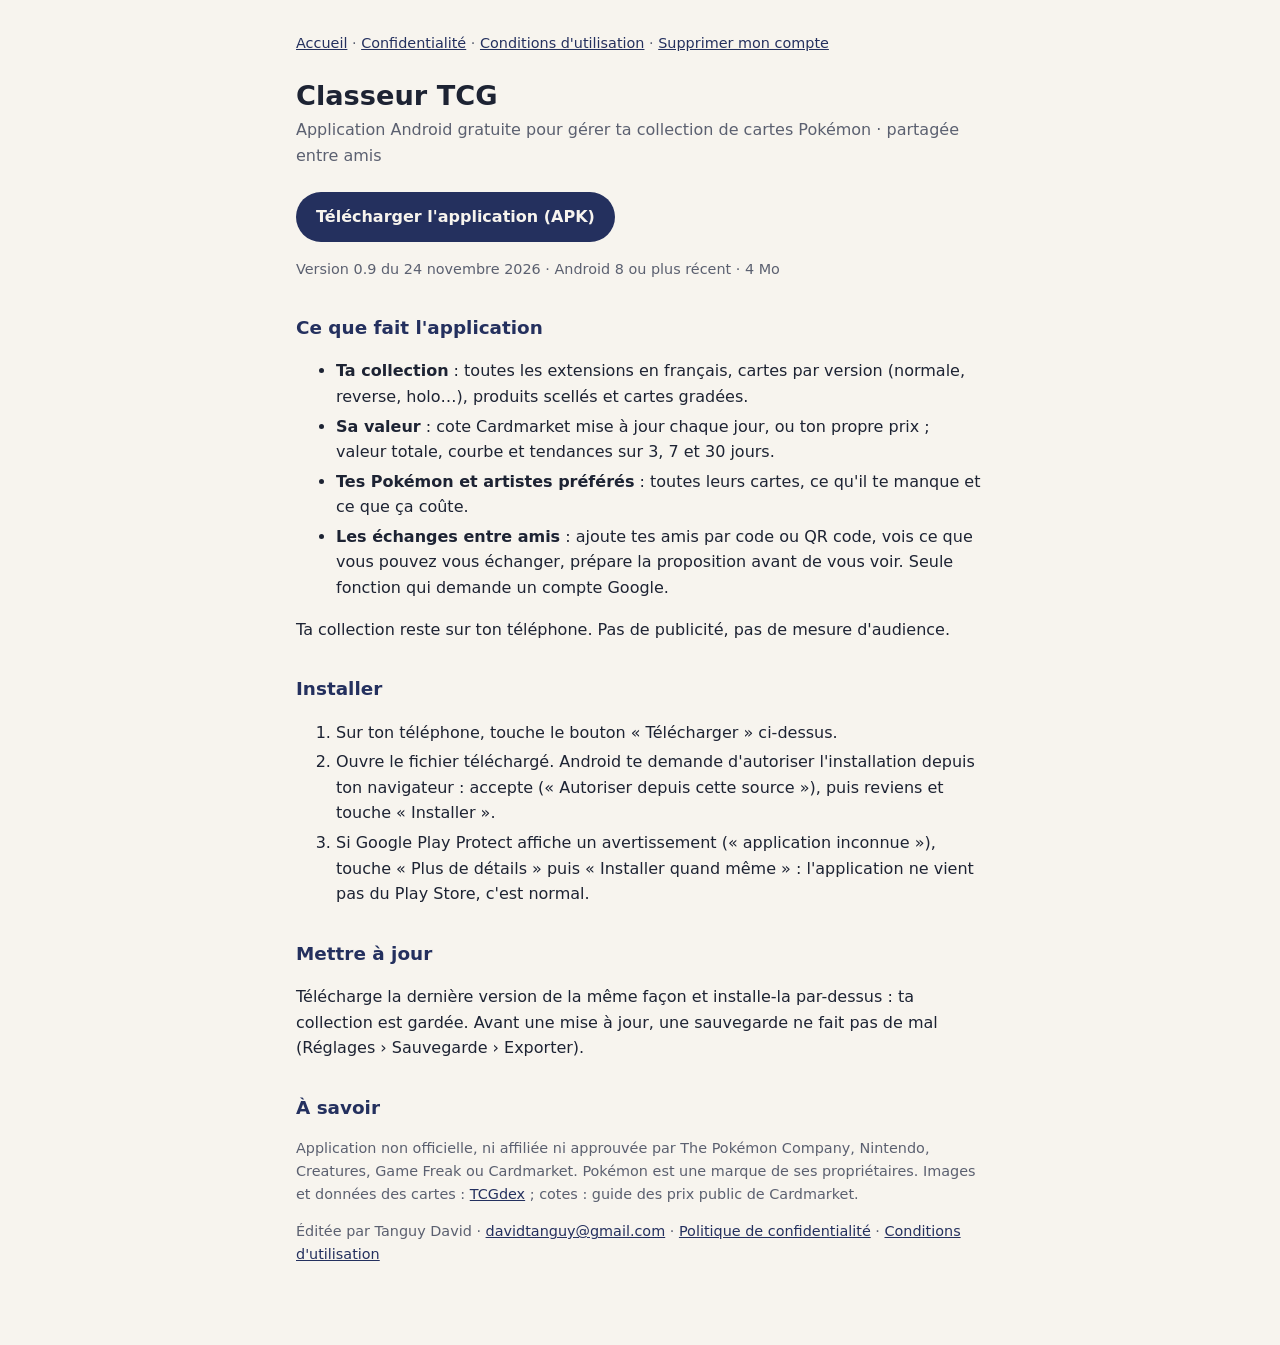
<file: index.html>
<!doctype html>
<html lang="fr">
<head>
<meta charset="utf-8">
<meta name="viewport" content="width=device-width, initial-scale=1">
<title>Classeur TCG · ta collection de cartes Pokémon</title>
<meta name="description" content="Classeur TCG : application Android gratuite pour gérer sa collection de cartes Pokémon, suivre sa valeur et préparer des échanges entre amis.">
<link rel="stylesheet" href="style.css">
</head>
<body>
<main>
<p class="nav"><a href="index.html">Accueil</a> · <a href="confidentialite.html">Confidentialité</a> · <a href="conditions.html">Conditions d'utilisation</a> · <a href="suppression-compte.html">Supprimer mon compte</a></p>
<h1>Classeur TCG</h1>
<p class="meta">Application Android gratuite pour gérer ta collection de cartes Pokémon · partagée entre amis</p>

<p><a class="button" href="classeur-tcg.apk" download>Télécharger l'application (APK)</a></p>
<p class="small">Version 0.9 du 24 novembre 2026 · Android 8 ou plus récent · 4 Mo</p>

<h2>Ce que fait l'application</h2>
<ul>
<li><strong>Ta collection</strong> : toutes les extensions en français, cartes par version (normale, reverse, holo…),
produits scellés et cartes gradées.</li>
<li><strong>Sa valeur</strong> : cote Cardmarket mise à jour chaque jour, ou ton propre prix ; valeur totale, courbe et
tendances sur 3, 7 et 30 jours.</li>
<li><strong>Tes Pokémon et artistes préférés</strong> : toutes leurs cartes, ce qu'il te manque et ce que ça coûte.</li>
<li><strong>Les échanges entre amis</strong> : ajoute tes amis par code ou QR code, vois ce que vous pouvez vous
échanger, prépare la proposition avant de vous voir. Seule fonction qui demande un compte Google.</li>
</ul>
<p>Ta collection reste sur ton téléphone. Pas de publicité, pas de mesure d'audience.</p>

<h2>Installer</h2>
<ol>
<li>Sur ton téléphone, touche le bouton « Télécharger » ci-dessus.</li>
<li>Ouvre le fichier téléchargé. Android te demande d'autoriser l'installation depuis ton navigateur : accepte
(« Autoriser depuis cette source »), puis reviens et touche « Installer ».</li>
<li>Si Google Play Protect affiche un avertissement (« application inconnue »), touche « Plus de détails » puis
« Installer quand même » : l'application ne vient pas du Play Store, c'est normal.</li>
</ol>

<h2>Mettre à jour</h2>
<p>Télécharge la dernière version de la même façon et installe-la par-dessus : ta collection est gardée. Avant une mise à
jour, une sauvegarde ne fait pas de mal (Réglages › Sauvegarde › Exporter).</p>

<h2>À savoir</h2>
<p class="small">Application non officielle, ni affiliée ni approuvée par The Pokémon Company, Nintendo, Creatures,
Game Freak ou Cardmarket. Pokémon est une marque de ses propriétaires. Images et données des cartes :
<a href="https://tcgdex.dev">TCGdex</a> ; cotes : guide des prix public de Cardmarket.</p>
<p class="small">Éditée par Tanguy David · <a href="mailto:davidtanguy@gmail.com">davidtanguy@gmail.com</a> ·
<a href="confidentialite.html">Politique de confidentialité</a> · <a href="conditions.html">Conditions d'utilisation</a></p>
</main>
</body>
</html>
</file>
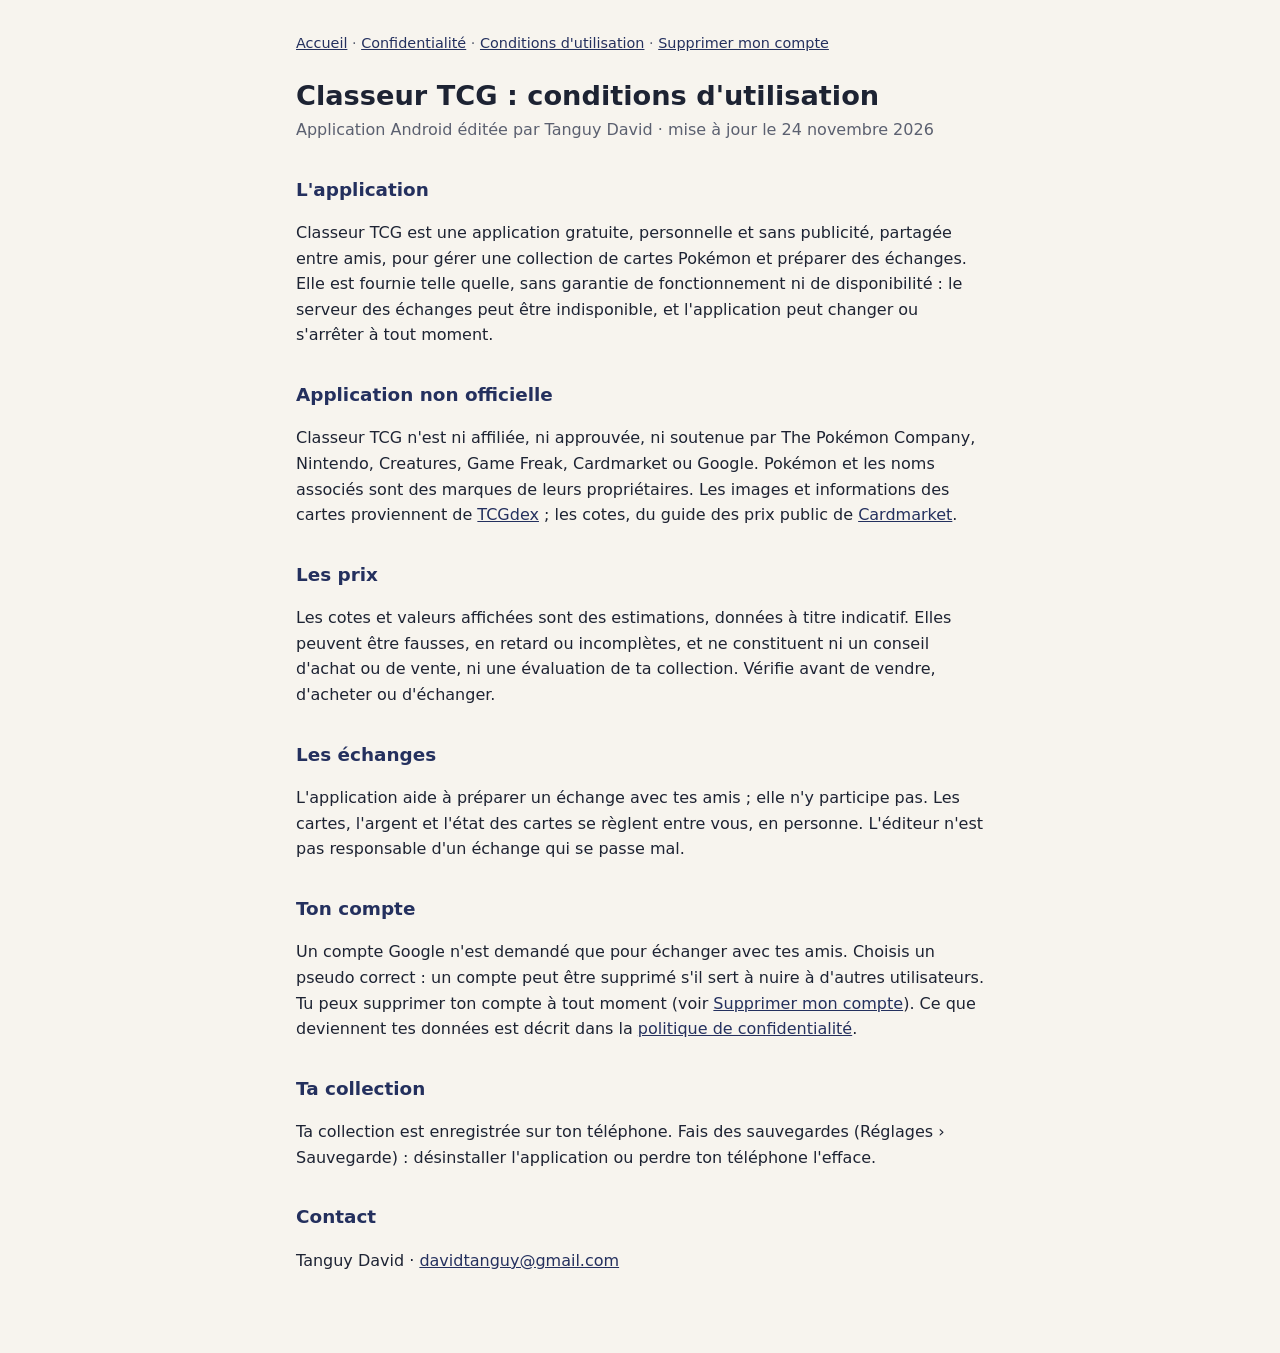
<file: conditions.html>
<!doctype html>
<html lang="fr">
<head>
<meta charset="utf-8">
<meta name="viewport" content="width=device-width, initial-scale=1">
<title>Classeur TCG · Conditions d'utilisation</title>
<link rel="stylesheet" href="style.css">
</head>
<body>
<main>
<p class="nav"><a href="index.html">Accueil</a> · <a href="confidentialite.html">Confidentialité</a> · <a href="conditions.html">Conditions d'utilisation</a> · <a href="suppression-compte.html">Supprimer mon compte</a></p>
<h1>Classeur TCG : conditions d'utilisation</h1>
<p class="meta">Application Android éditée par Tanguy David · mise à jour le 24 novembre 2026</p>

<h2>L'application</h2>
<p>Classeur TCG est une application gratuite, personnelle et sans publicité, partagée entre amis, pour gérer une
collection de cartes Pokémon et préparer des échanges. Elle est fournie telle quelle, sans garantie de fonctionnement
ni de disponibilité : le serveur des échanges peut être indisponible, et l'application peut changer ou s'arrêter à tout
moment.</p>

<h2>Application non officielle</h2>
<p>Classeur TCG n'est ni affiliée, ni approuvée, ni soutenue par The Pokémon Company, Nintendo, Creatures, Game Freak,
Cardmarket ou Google. Pokémon et les noms associés sont des marques de leurs propriétaires. Les images et informations
des cartes proviennent de <a href="https://tcgdex.dev">TCGdex</a> ; les cotes, du guide des prix public de
<a href="https://www.cardmarket.com">Cardmarket</a>.</p>

<h2>Les prix</h2>
<p>Les cotes et valeurs affichées sont des estimations, données à titre indicatif. Elles peuvent être fausses, en retard
ou incomplètes, et ne constituent ni un conseil d'achat ou de vente, ni une évaluation de ta collection. Vérifie avant de
vendre, d'acheter ou d'échanger.</p>

<h2>Les échanges</h2>
<p>L'application aide à préparer un échange avec tes amis ; elle n'y participe pas. Les cartes, l'argent et l'état des
cartes se règlent entre vous, en personne. L'éditeur n'est pas responsable d'un échange qui se passe mal.</p>

<h2>Ton compte</h2>
<p>Un compte Google n'est demandé que pour échanger avec tes amis. Choisis un pseudo correct : un compte peut être supprimé
s'il sert à nuire à d'autres utilisateurs. Tu peux supprimer ton compte à tout moment (voir
<a href="suppression-compte.html">Supprimer mon compte</a>). Ce que deviennent tes données est décrit dans la
<a href="confidentialite.html">politique de confidentialité</a>.</p>

<h2>Ta collection</h2>
<p>Ta collection est enregistrée sur ton téléphone. Fais des sauvegardes (Réglages › Sauvegarde) : désinstaller
l'application ou perdre ton téléphone l'efface.</p>

<h2>Contact</h2>
<p>Tanguy David · <a href="mailto:davidtanguy@gmail.com">davidtanguy@gmail.com</a></p>
</main>
</body>
</html>
</file>
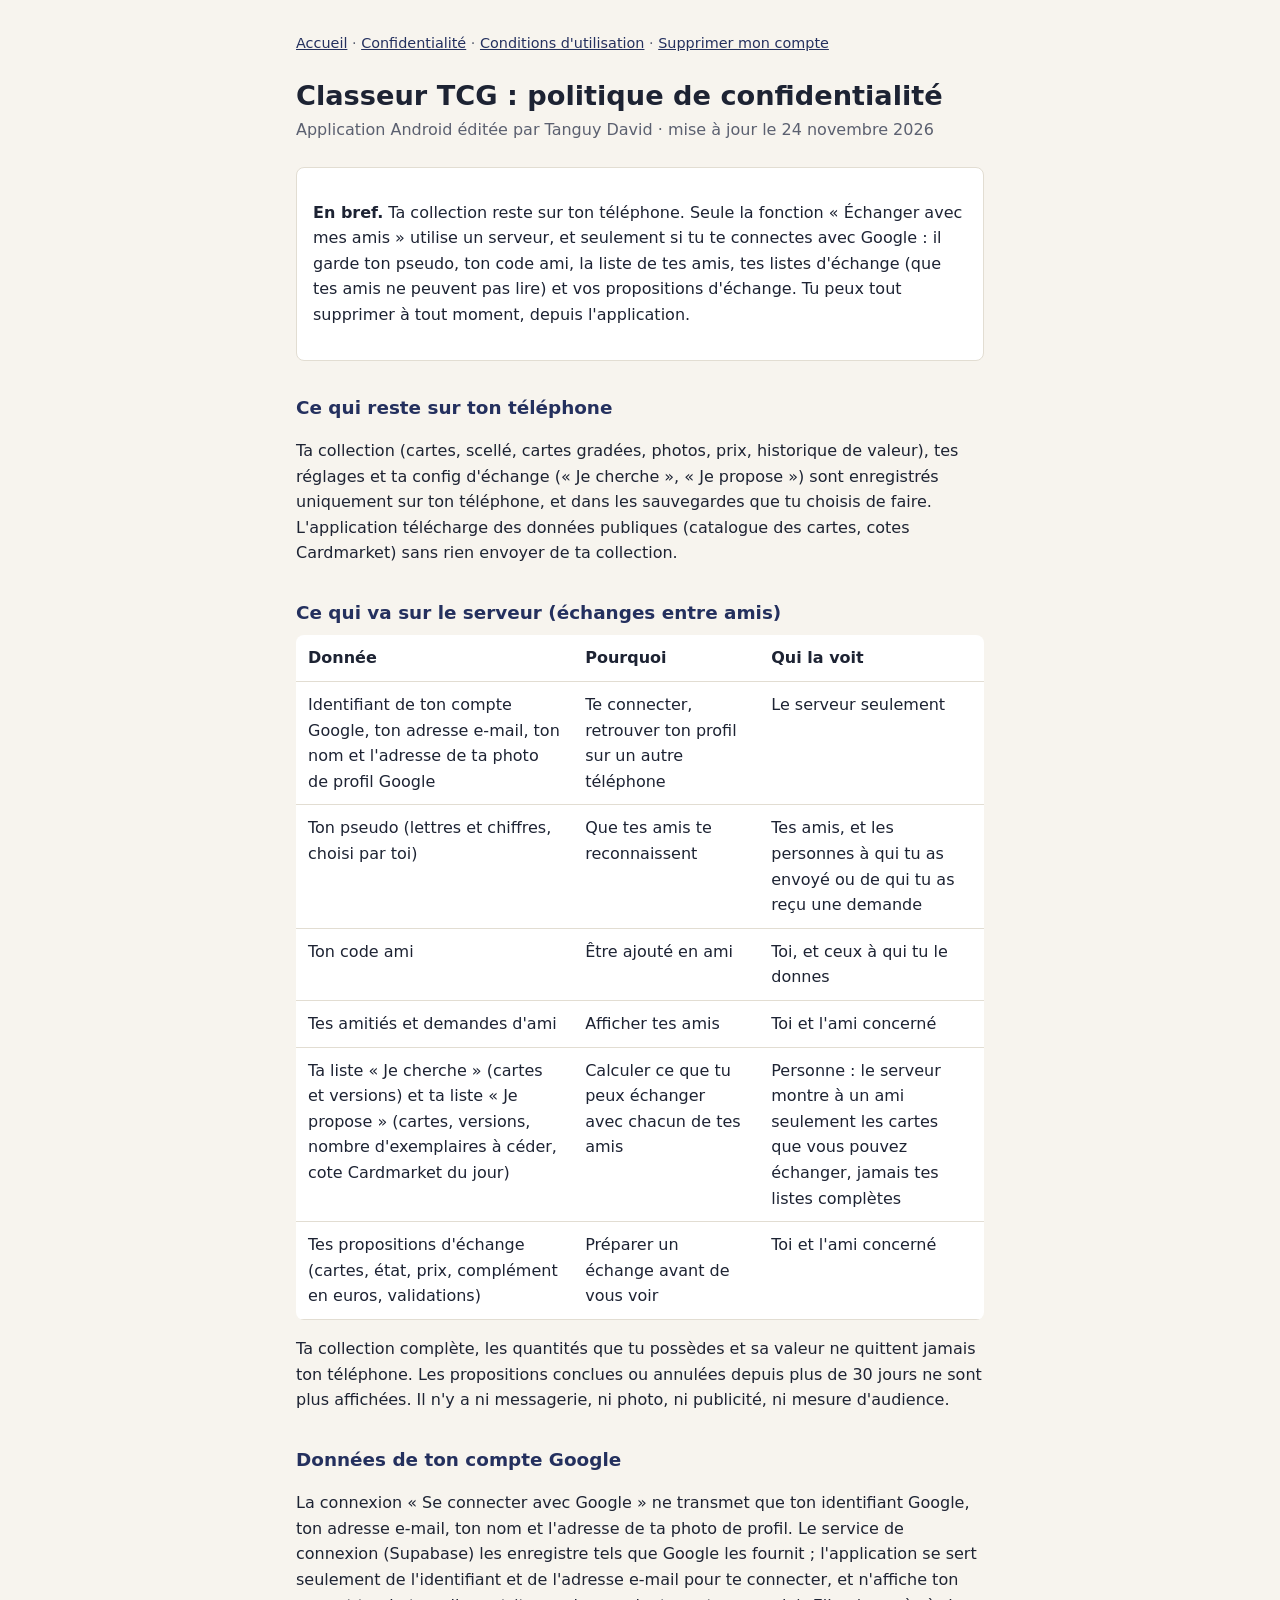
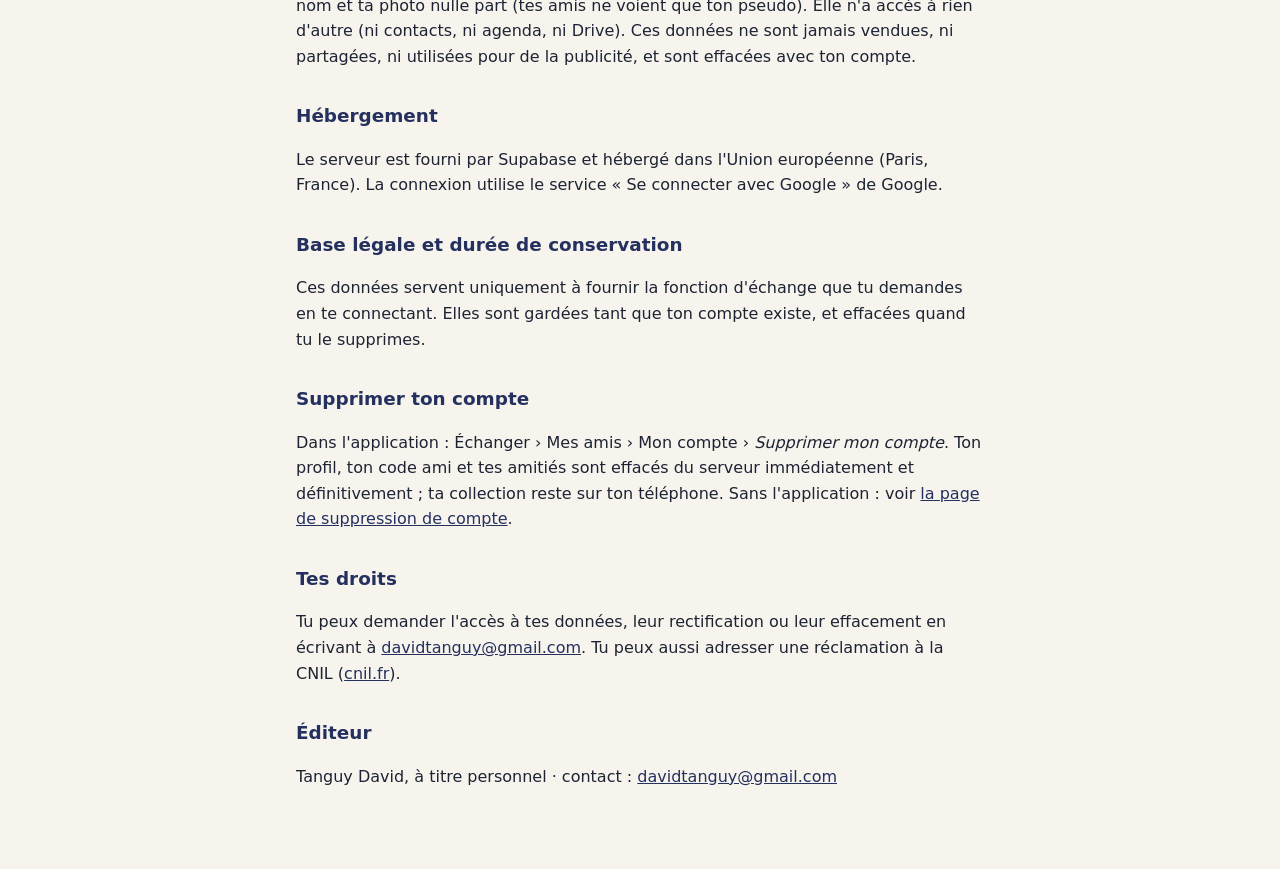
<file: confidentialite.html>
<!doctype html>
<html lang="fr">
<head>
<meta charset="utf-8">
<meta name="viewport" content="width=device-width, initial-scale=1">
<title>Classeur TCG · Confidentialité</title>
<link rel="stylesheet" href="style.css">
</head>
<body>
<main>
<p class="nav"><a href="index.html">Accueil</a> · <a href="confidentialite.html">Confidentialité</a> · <a href="conditions.html">Conditions d'utilisation</a> · <a href="suppression-compte.html">Supprimer mon compte</a></p>
<h1>Classeur TCG : politique de confidentialité</h1>
<p class="meta">Application Android éditée par Tanguy David · mise à jour le 24 novembre 2026</p>

<div class="box">
<p><strong>En bref.</strong> Ta collection reste sur ton téléphone. Seule la fonction « Échanger avec mes amis » utilise un
serveur, et seulement si tu te connectes avec Google : il garde ton pseudo, ton code ami, la liste de tes amis, tes
listes d'échange (que tes amis ne peuvent pas lire) et vos propositions d'échange.
Tu peux tout supprimer à tout moment, depuis l'application.</p>
</div>

<h2>Ce qui reste sur ton téléphone</h2>
<p>Ta collection (cartes, scellé, cartes gradées, photos, prix, historique de valeur), tes réglages et ta config d'échange
(« Je cherche », « Je propose ») sont enregistrés uniquement sur ton téléphone, et dans les sauvegardes que tu choisis de
faire. L'application télécharge des données publiques (catalogue des cartes, cotes Cardmarket) sans rien envoyer de ta
collection.</p>

<h2>Ce qui va sur le serveur (échanges entre amis)</h2>
<table>
<tr><th>Donnée</th><th>Pourquoi</th><th>Qui la voit</th></tr>
<tr><td>Identifiant de ton compte Google, ton adresse e-mail, ton nom et l'adresse de ta photo de profil Google</td><td>Te connecter, retrouver ton profil sur un autre téléphone</td><td>Le serveur seulement</td></tr>
<tr><td>Ton pseudo (lettres et chiffres, choisi par toi)</td><td>Que tes amis te reconnaissent</td><td>Tes amis, et les personnes à qui tu as envoyé ou de qui tu as reçu une demande</td></tr>
<tr><td>Ton code ami</td><td>Être ajouté en ami</td><td>Toi, et ceux à qui tu le donnes</td></tr>
<tr><td>Tes amitiés et demandes d'ami</td><td>Afficher tes amis</td><td>Toi et l'ami concerné</td></tr>
<tr><td>Ta liste « Je cherche » (cartes et versions) et ta liste « Je propose » (cartes, versions, nombre d'exemplaires à
céder, cote Cardmarket du jour)</td><td>Calculer ce que tu peux échanger avec chacun de tes amis</td><td>Personne : le
serveur montre à un ami seulement les cartes que vous pouvez échanger, jamais tes listes complètes</td></tr>
<tr><td>Tes propositions d'échange (cartes, état, prix, complément en euros, validations)</td><td>Préparer un échange
avant de vous voir</td><td>Toi et l'ami concerné</td></tr>
</table>
<p>Ta collection complète, les quantités que tu possèdes et sa valeur ne quittent jamais ton téléphone. Les propositions
conclues ou annulées depuis plus de 30 jours ne sont plus affichées. Il n'y a ni messagerie, ni photo, ni publicité, ni
mesure d'audience.</p>

<h2>Données de ton compte Google</h2>
<p>La connexion « Se connecter avec Google » ne transmet que ton identifiant Google, ton adresse e-mail, ton nom et
l'adresse de ta photo de profil. Le service de connexion (Supabase) les enregistre tels que Google les fournit ;
l'application se sert seulement de l'identifiant et de l'adresse e-mail pour te connecter, et n'affiche ton nom et ta
photo nulle part (tes amis ne voient que ton pseudo). Elle n'a accès à rien d'autre (ni contacts, ni agenda, ni Drive).
Ces données ne sont jamais vendues, ni partagées, ni utilisées pour de la publicité, et sont effacées avec ton compte.</p>

<h2>Hébergement</h2>
<p>Le serveur est fourni par Supabase et hébergé dans l'Union européenne (Paris, France). La connexion utilise le service
« Se connecter avec Google » de Google.</p>

<h2>Base légale et durée de conservation</h2>
<p>Ces données servent uniquement à fournir la fonction d'échange que tu demandes en te connectant. Elles sont gardées
tant que ton compte existe, et effacées quand tu le supprimes.</p>

<h2>Supprimer ton compte</h2>
<p>Dans l'application : Échanger › Mes amis › Mon compte › <em>Supprimer mon compte</em>. Ton profil, ton code ami et
tes amitiés sont effacés du serveur immédiatement et définitivement ; ta collection reste sur ton téléphone. Sans
l'application : voir <a href="suppression-compte.html">la page de suppression de compte</a>.</p>

<h2>Tes droits</h2>
<p>Tu peux demander l'accès à tes données, leur rectification ou leur effacement en écrivant à
<a href="mailto:davidtanguy@gmail.com">davidtanguy@gmail.com</a>. Tu peux aussi adresser une réclamation à la CNIL
(<a href="https://www.cnil.fr">cnil.fr</a>).</p>

<h2>Éditeur</h2>
<p>Tanguy David, à titre personnel · contact : <a href="mailto:davidtanguy@gmail.com">davidtanguy@gmail.com</a></p>
</main>
</body>
</html>
</file>
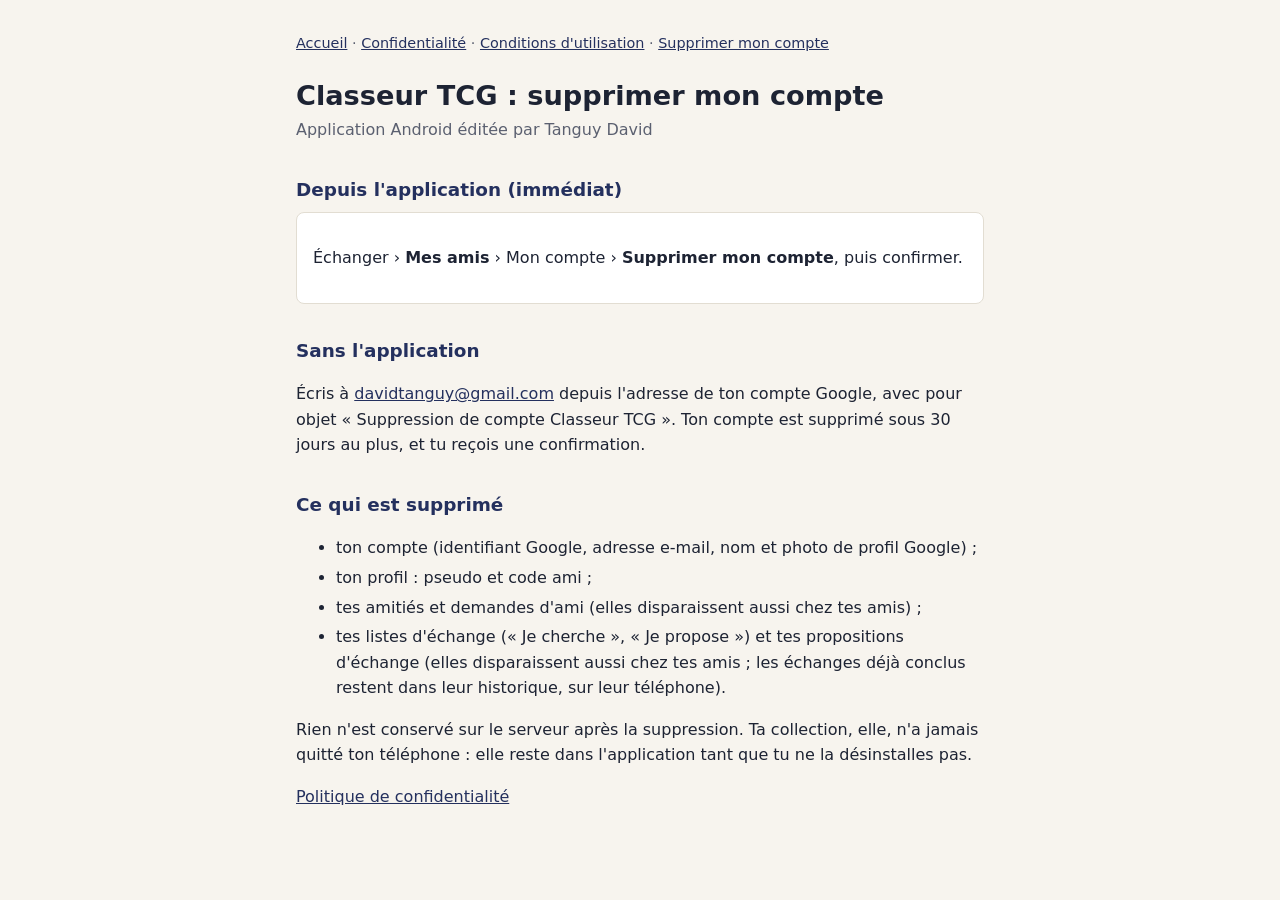
<file: suppression-compte.html>
<!doctype html>
<html lang="fr">
<head>
<meta charset="utf-8">
<meta name="viewport" content="width=device-width, initial-scale=1">
<title>Classeur TCG · Supprimer mon compte</title>
<link rel="stylesheet" href="style.css">
</head>
<body>
<main>
<p class="nav"><a href="index.html">Accueil</a> · <a href="confidentialite.html">Confidentialité</a> · <a href="conditions.html">Conditions d'utilisation</a> · <a href="suppression-compte.html">Supprimer mon compte</a></p>
<h1>Classeur TCG : supprimer mon compte</h1>
<p class="meta">Application Android éditée par Tanguy David</p>

<h2>Depuis l'application (immédiat)</h2>
<div class="box">
<p>Échanger › <strong>Mes amis</strong> › Mon compte › <strong>Supprimer mon compte</strong>, puis confirmer.</p>
</div>

<h2>Sans l'application</h2>
<p>Écris à <a href="mailto:davidtanguy@gmail.com">davidtanguy@gmail.com</a> depuis l'adresse de ton compte Google, avec pour objet
« Suppression de compte Classeur TCG ». Ton compte est supprimé sous 30 jours au plus, et tu reçois une confirmation.</p>

<h2>Ce qui est supprimé</h2>
<ul>
<li>ton compte (identifiant Google, adresse e-mail, nom et photo de profil Google) ;</li>
<li>ton profil : pseudo et code ami ;</li>
<li>tes amitiés et demandes d'ami (elles disparaissent aussi chez tes amis) ;</li>
<li>tes listes d'échange (« Je cherche », « Je propose ») et tes propositions d'échange (elles disparaissent aussi chez tes amis ; les échanges déjà conclus restent dans leur historique, sur leur téléphone).</li>
</ul>
<p>Rien n'est conservé sur le serveur après la suppression. Ta collection, elle, n'a jamais quitté ton téléphone : elle
reste dans l'application tant que tu ne la désinstalles pas.</p>

<p><a href="confidentialite.html">Politique de confidentialité</a></p>
</main>
</body>
</html>
</file>
<file: style.css>
:root { --bg: #f7f4ee; --fg: #1d2333; --muted: #5b6070; --accent: #24305e; --card: #ffffff; --line: #e2ddd2; }
@media (prefers-color-scheme: dark) { :root { --bg: #15171c; --fg: #e8e6e1; --muted: #a6a9b3; --accent: #b9c6ff; --card: #1e2128; --line: #2c2f37; } }
* { box-sizing: border-box; }
body { margin: 0; background: var(--bg); color: var(--fg); font: 16px/1.6 system-ui, -apple-system, "Segoe UI", Roboto, sans-serif; }
main { max-width: 720px; margin: 0 auto; padding: 32px 16px 64px; }
h1 { font-size: 1.7rem; line-height: 1.25; margin: 0 0 4px; }
h2 { font-size: 1.15rem; margin: 32px 0 8px; color: var(--accent); }
p.meta { color: var(--muted); margin: 0 0 24px; }
table { width: 100%; border-collapse: collapse; background: var(--card); border-radius: 8px; overflow: hidden; }
th, td { text-align: left; padding: 10px 12px; border-bottom: 1px solid var(--line); vertical-align: top; }
th { font-weight: 600; }
.box { background: var(--card); border: 1px solid var(--line); border-radius: 8px; padding: 16px; }
a { color: var(--accent); }
.todo { background: #fff3c4; color: #5a4500; padding: 0 4px; border-radius: 4px; }
p.nav { font-size: .9rem; color: var(--muted); margin: 0 0 24px; }
.button { display: inline-block; background: var(--accent); color: var(--bg); padding: 12px 20px; border-radius: 999px; font-weight: 600; text-decoration: none; }
ol li, ul li { margin: 4px 0; }
small, .small { color: var(--muted); font-size: .9rem; }
</file>
